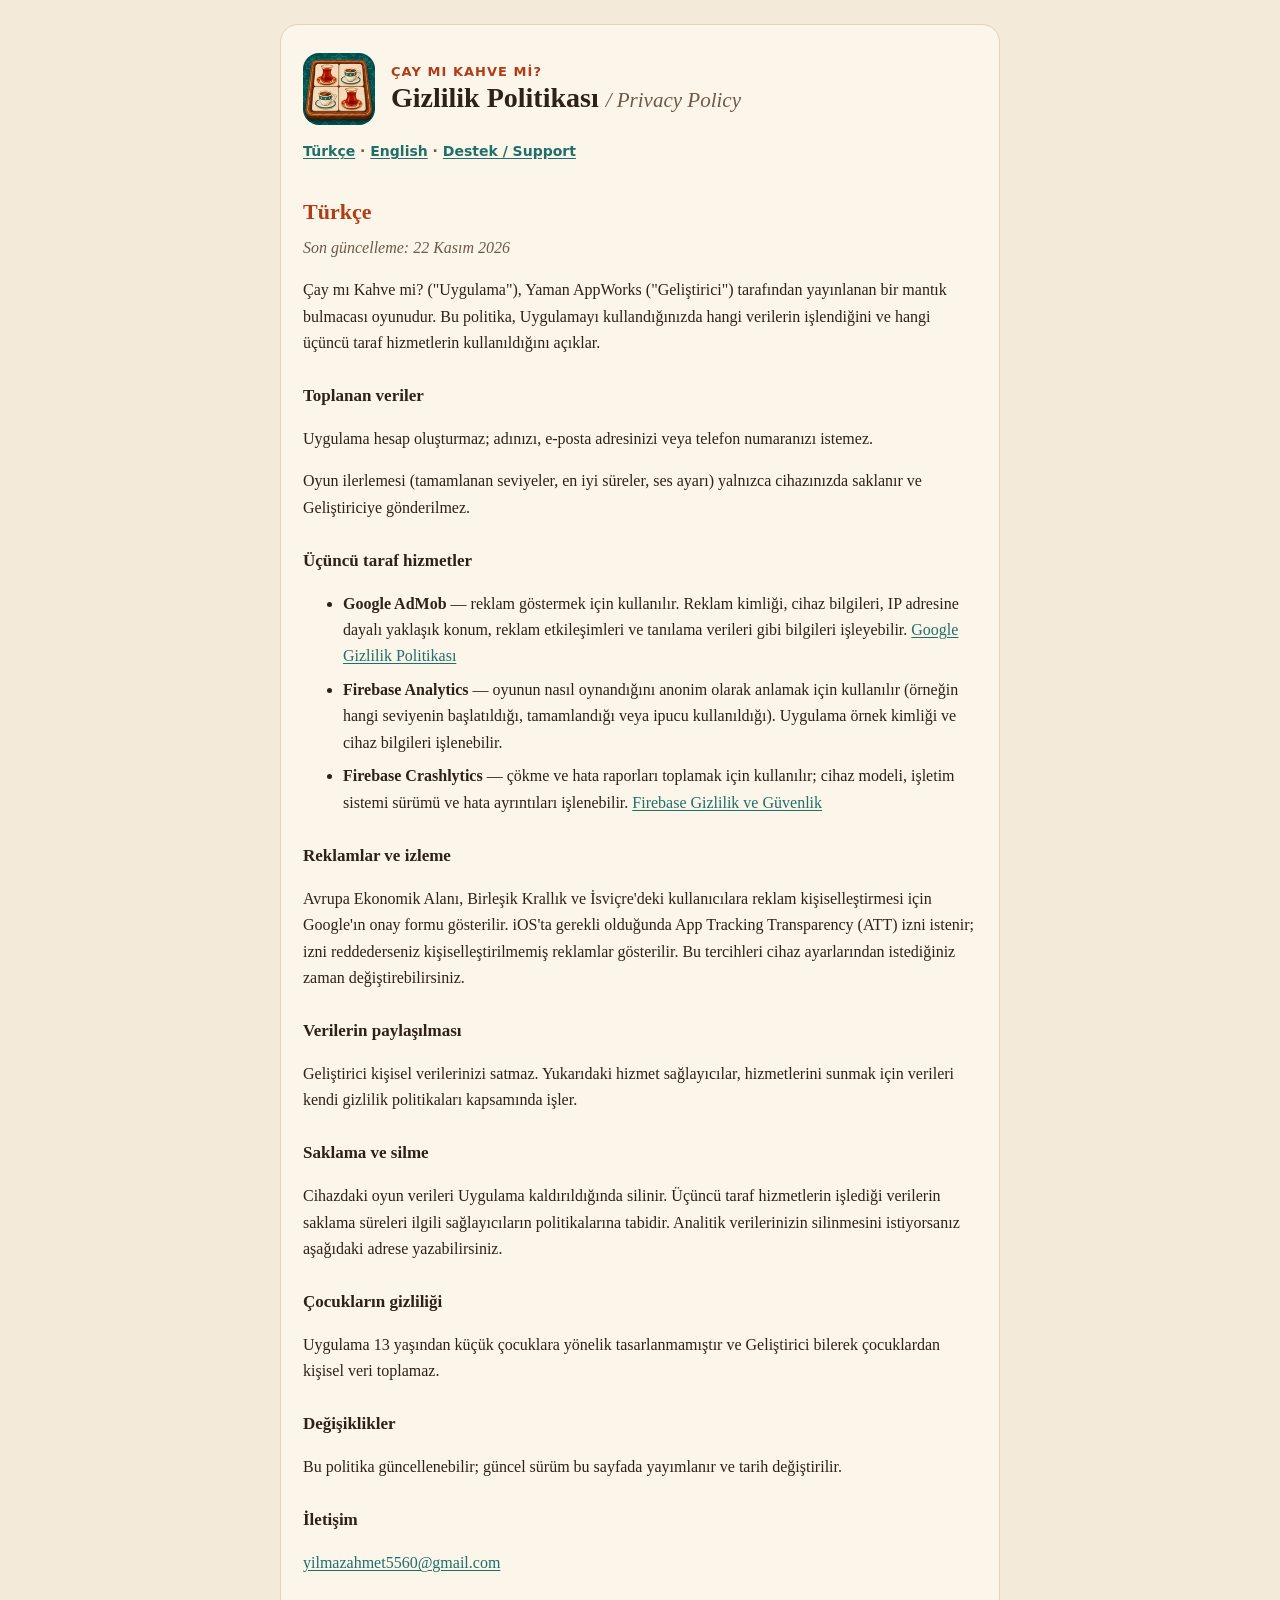
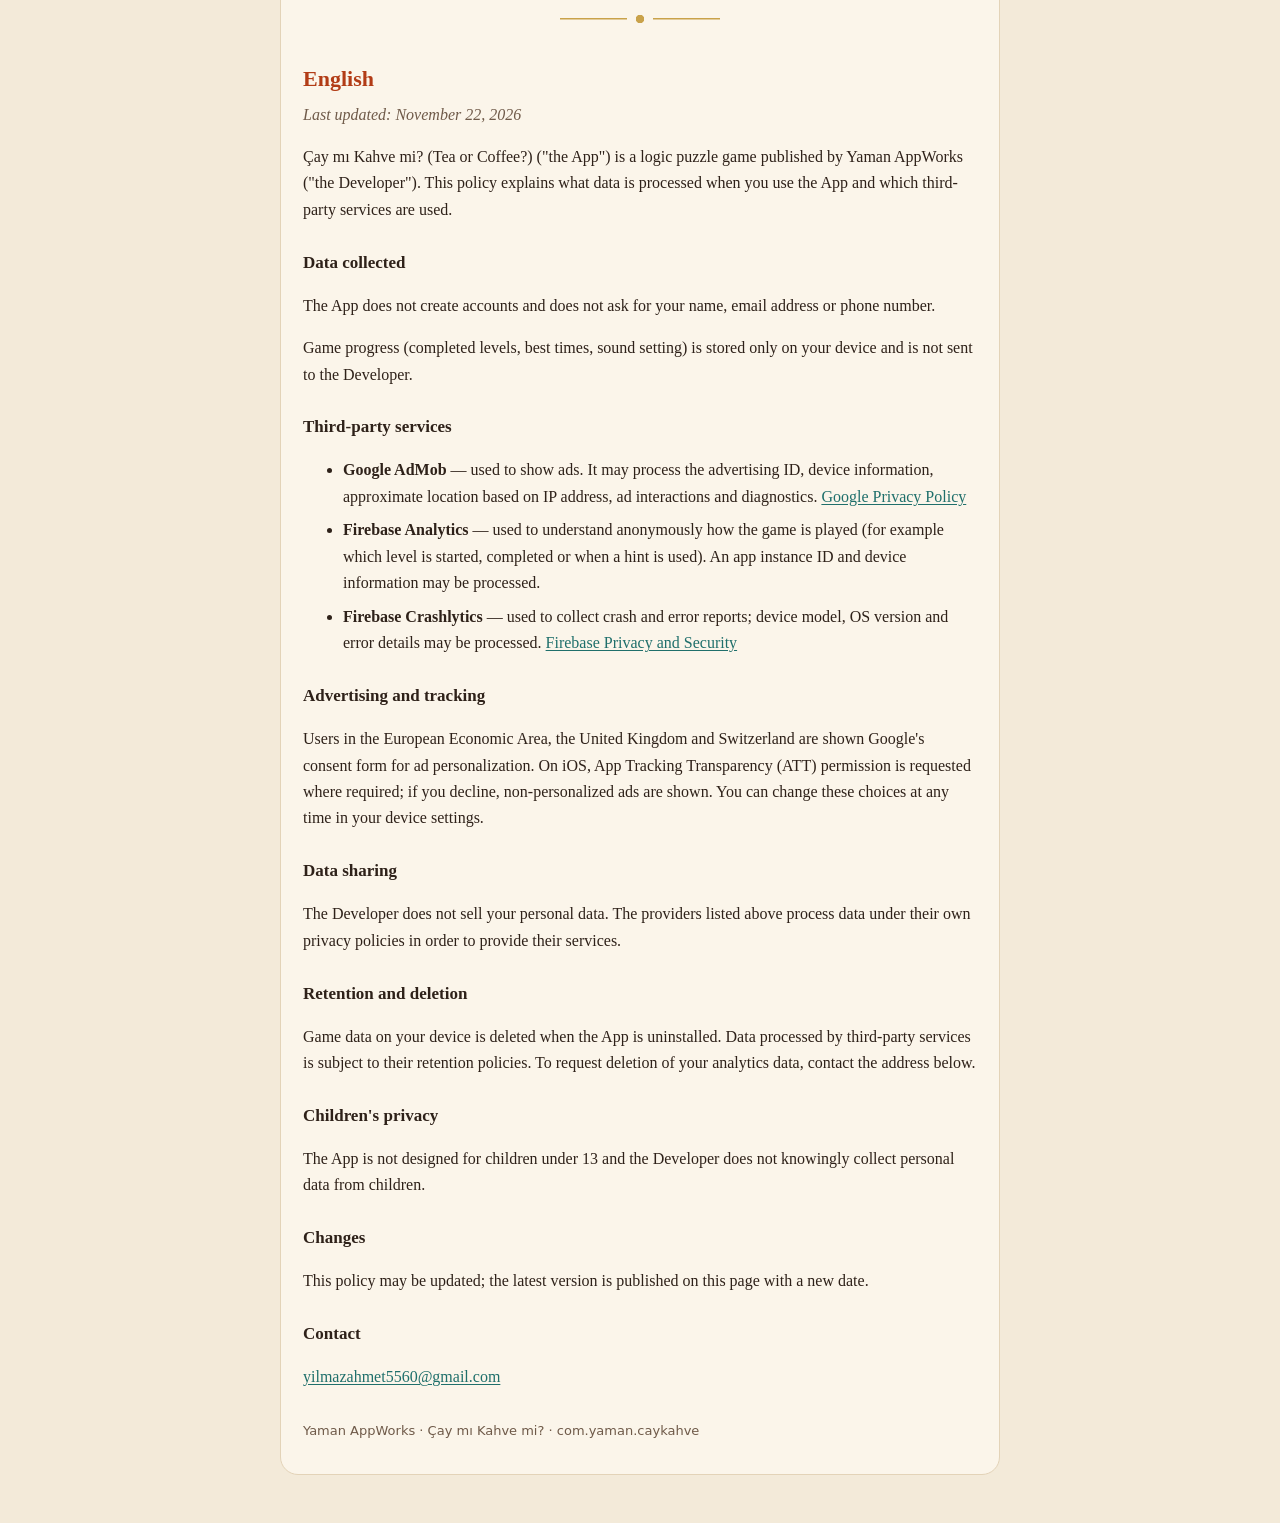
<file: index.html>
<!DOCTYPE html>
<html lang="tr">
<head>
  <meta charset="UTF-8">
  <meta name="viewport" content="width=device-width, initial-scale=1.0">
  <title>Gizlilik Politikası / Privacy Policy — Çay mı Kahve mi?</title>
  <meta name="description" content="Çay mı Kahve mi? mantık bulmacası gizlilik politikası.">
  <link rel="icon" href="ikon.png">
  <link rel="stylesheet" href="stil.css">
</head>
<body>
<main>
  <header class="head">
    <img src="ikon.png" alt="" width="72" height="72">
    <div>
      <p class="app">Çay mı Kahve mi?</p>
      <h1>Gizlilik Politikası <span>/ Privacy Policy</span></h1>
    </div>
  </header>
  <nav class="lang"><a href="#tr">Türkçe</a> · <a href="#en">English</a> · <a href="destek.html">Destek / Support</a></nav>

  <section id="tr">
    <h2>Türkçe</h2>
    <p class="date">Son güncelleme: 22 Kasım 2026</p>
    <p>Çay mı Kahve mi? ("Uygulama"), Yaman AppWorks ("Geliştirici") tarafından yayınlanan bir mantık bulmacası oyunudur. Bu politika, Uygulamayı kullandığınızda hangi verilerin işlendiğini ve hangi üçüncü taraf hizmetlerin kullanıldığını açıklar.</p>

    <h3>Toplanan veriler</h3>
    <p>Uygulama hesap oluşturmaz; adınızı, e-posta adresinizi veya telefon numaranızı istemez.</p>
    <p>Oyun ilerlemesi (tamamlanan seviyeler, en iyi süreler, ses ayarı) yalnızca cihazınızda saklanır ve Geliştiriciye gönderilmez.</p>

    <h3>Üçüncü taraf hizmetler</h3>
    <ul>
      <li><strong>Google AdMob</strong> — reklam göstermek için kullanılır. Reklam kimliği, cihaz bilgileri, IP adresine dayalı yaklaşık konum, reklam etkileşimleri ve tanılama verileri gibi bilgileri işleyebilir. <a href="https://policies.google.com/privacy" target="_blank" rel="noopener">Google Gizlilik Politikası</a></li>
      <li><strong>Firebase Analytics</strong> — oyunun nasıl oynandığını anonim olarak anlamak için kullanılır (örneğin hangi seviyenin başlatıldığı, tamamlandığı veya ipucu kullanıldığı). Uygulama örnek kimliği ve cihaz bilgileri işlenebilir.</li>
      <li><strong>Firebase Crashlytics</strong> — çökme ve hata raporları toplamak için kullanılır; cihaz modeli, işletim sistemi sürümü ve hata ayrıntıları işlenebilir. <a href="https://firebase.google.com/support/privacy" target="_blank" rel="noopener">Firebase Gizlilik ve Güvenlik</a></li>
    </ul>

    <h3>Reklamlar ve izleme</h3>
    <p>Avrupa Ekonomik Alanı, Birleşik Krallık ve İsviçre'deki kullanıcılara reklam kişiselleştirmesi için Google'ın onay formu gösterilir. iOS'ta gerekli olduğunda App Tracking Transparency (ATT) izni istenir; izni reddederseniz kişiselleştirilmemiş reklamlar gösterilir. Bu tercihleri cihaz ayarlarından istediğiniz zaman değiştirebilirsiniz.</p>

    <h3>Verilerin paylaşılması</h3>
    <p>Geliştirici kişisel verilerinizi satmaz. Yukarıdaki hizmet sağlayıcılar, hizmetlerini sunmak için verileri kendi gizlilik politikaları kapsamında işler.</p>

    <h3>Saklama ve silme</h3>
    <p>Cihazdaki oyun verileri Uygulama kaldırıldığında silinir. Üçüncü taraf hizmetlerin işlediği verilerin saklama süreleri ilgili sağlayıcıların politikalarına tabidir. Analitik verilerinizin silinmesini istiyorsanız aşağıdaki adrese yazabilirsiniz.</p>

    <h3>Çocukların gizliliği</h3>
    <p>Uygulama 13 yaşından küçük çocuklara yönelik tasarlanmamıştır ve Geliştirici bilerek çocuklardan kişisel veri toplamaz.</p>

    <h3>Değişiklikler</h3>
    <p>Bu politika güncellenebilir; güncel sürüm bu sayfada yayımlanır ve tarih değiştirilir.</p>

    <h3>İletişim</h3>
    <p><a href="mailto:yilmazahmet5560@gmail.com">yilmazahmet5560@gmail.com</a></p>
  </section>

  <div class="orn" aria-hidden="true"></div>

  <section id="en" lang="en">
    <h2>English</h2>
    <p class="date">Last updated: November 22, 2026</p>
    <p>Çay mı Kahve mi? (Tea or Coffee?) ("the App") is a logic puzzle game published by Yaman AppWorks ("the Developer"). This policy explains what data is processed when you use the App and which third-party services are used.</p>

    <h3>Data collected</h3>
    <p>The App does not create accounts and does not ask for your name, email address or phone number.</p>
    <p>Game progress (completed levels, best times, sound setting) is stored only on your device and is not sent to the Developer.</p>

    <h3>Third-party services</h3>
    <ul>
      <li><strong>Google AdMob</strong> — used to show ads. It may process the advertising ID, device information, approximate location based on IP address, ad interactions and diagnostics. <a href="https://policies.google.com/privacy" target="_blank" rel="noopener">Google Privacy Policy</a></li>
      <li><strong>Firebase Analytics</strong> — used to understand anonymously how the game is played (for example which level is started, completed or when a hint is used). An app instance ID and device information may be processed.</li>
      <li><strong>Firebase Crashlytics</strong> — used to collect crash and error reports; device model, OS version and error details may be processed. <a href="https://firebase.google.com/support/privacy" target="_blank" rel="noopener">Firebase Privacy and Security</a></li>
    </ul>

    <h3>Advertising and tracking</h3>
    <p>Users in the European Economic Area, the United Kingdom and Switzerland are shown Google's consent form for ad personalization. On iOS, App Tracking Transparency (ATT) permission is requested where required; if you decline, non-personalized ads are shown. You can change these choices at any time in your device settings.</p>

    <h3>Data sharing</h3>
    <p>The Developer does not sell your personal data. The providers listed above process data under their own privacy policies in order to provide their services.</p>

    <h3>Retention and deletion</h3>
    <p>Game data on your device is deleted when the App is uninstalled. Data processed by third-party services is subject to their retention policies. To request deletion of your analytics data, contact the address below.</p>

    <h3>Children's privacy</h3>
    <p>The App is not designed for children under 13 and the Developer does not knowingly collect personal data from children.</p>

    <h3>Changes</h3>
    <p>This policy may be updated; the latest version is published on this page with a new date.</p>

    <h3>Contact</h3>
    <p><a href="mailto:yilmazahmet5560@gmail.com">yilmazahmet5560@gmail.com</a></p>
  </section>

  <footer>Yaman AppWorks · Çay mı Kahve mi? · com.yaman.caykahve</footer>
</main>
</body>
</html>
</file>
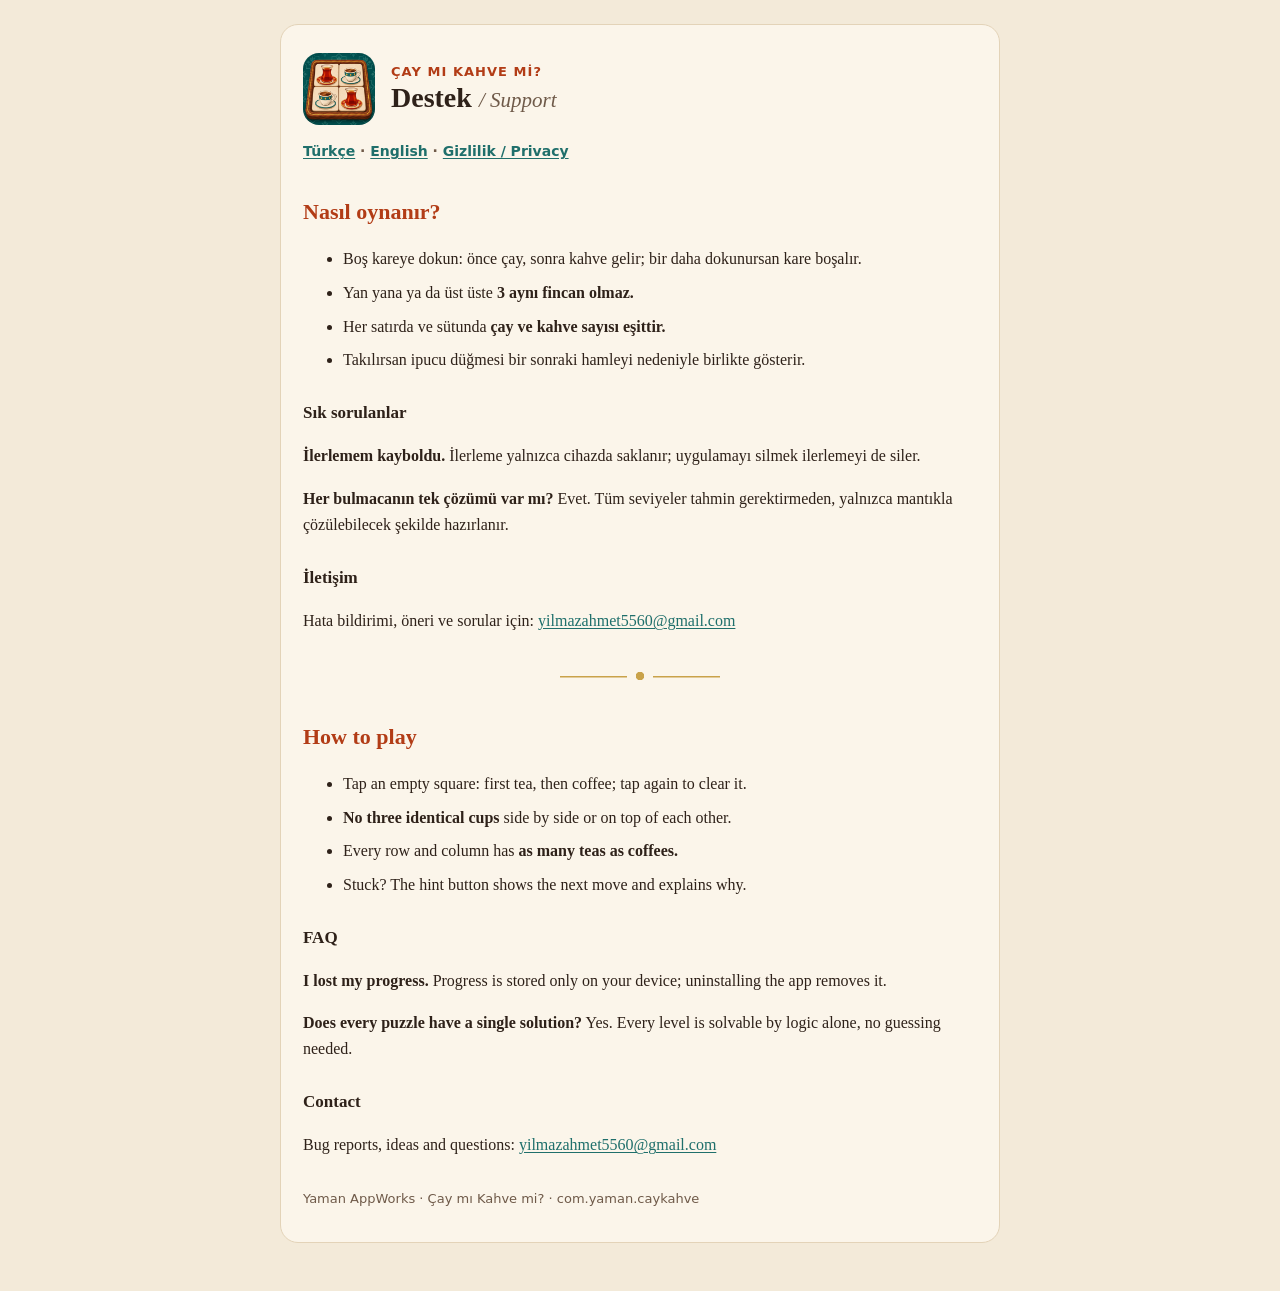
<file: destek.html>
<!DOCTYPE html>
<html lang="tr">
<head>
  <meta charset="UTF-8">
  <meta name="viewport" content="width=device-width, initial-scale=1.0">
  <title>Destek / Support — Çay mı Kahve mi?</title>
  <meta name="description" content="Çay mı Kahve mi? mantık bulmacası destek sayfası.">
  <link rel="icon" href="ikon.png">
  <link rel="stylesheet" href="stil.css">
</head>
<body>
<main>
  <header class="head">
    <img src="ikon.png" alt="" width="72" height="72">
    <div>
      <p class="app">Çay mı Kahve mi?</p>
      <h1>Destek <span>/ Support</span></h1>
    </div>
  </header>
  <nav class="lang"><a href="#tr">Türkçe</a> · <a href="#en">English</a> · <a href="index.html">Gizlilik / Privacy</a></nav>

  <section id="tr">
    <h2>Nasıl oynanır?</h2>
    <ul>
      <li>Boş kareye dokun: önce çay, sonra kahve gelir; bir daha dokunursan kare boşalır.</li>
      <li>Yan yana ya da üst üste <strong>3 aynı fincan olmaz.</strong></li>
      <li>Her satırda ve sütunda <strong>çay ve kahve sayısı eşittir.</strong></li>
      <li>Takılırsan ipucu düğmesi bir sonraki hamleyi nedeniyle birlikte gösterir.</li>
    </ul>
    <h3>Sık sorulanlar</h3>
    <p><strong>İlerlemem kayboldu.</strong> İlerleme yalnızca cihazda saklanır; uygulamayı silmek ilerlemeyi de siler.</p>
    <p><strong>Her bulmacanın tek çözümü var mı?</strong> Evet. Tüm seviyeler tahmin gerektirmeden, yalnızca mantıkla çözülebilecek şekilde hazırlanır.</p>
    <h3>İletişim</h3>
    <p>Hata bildirimi, öneri ve sorular için: <a href="mailto:yilmazahmet5560@gmail.com?subject=%C3%87ay%20m%C4%B1%20Kahve%20mi%3F">yilmazahmet5560@gmail.com</a></p>
  </section>

  <div class="orn" aria-hidden="true"></div>

  <section id="en" lang="en">
    <h2>How to play</h2>
    <ul>
      <li>Tap an empty square: first tea, then coffee; tap again to clear it.</li>
      <li><strong>No three identical cups</strong> side by side or on top of each other.</li>
      <li>Every row and column has <strong>as many teas as coffees.</strong></li>
      <li>Stuck? The hint button shows the next move and explains why.</li>
    </ul>
    <h3>FAQ</h3>
    <p><strong>I lost my progress.</strong> Progress is stored only on your device; uninstalling the app removes it.</p>
    <p><strong>Does every puzzle have a single solution?</strong> Yes. Every level is solvable by logic alone, no guessing needed.</p>
    <h3>Contact</h3>
    <p>Bug reports, ideas and questions: <a href="mailto:yilmazahmet5560@gmail.com?subject=Tea%20or%20Coffee">yilmazahmet5560@gmail.com</a></p>
  </section>

  <footer>Yaman AppWorks · Çay mı Kahve mi? · com.yaman.caykahve</footer>
</main>
</body>
</html>
</file>
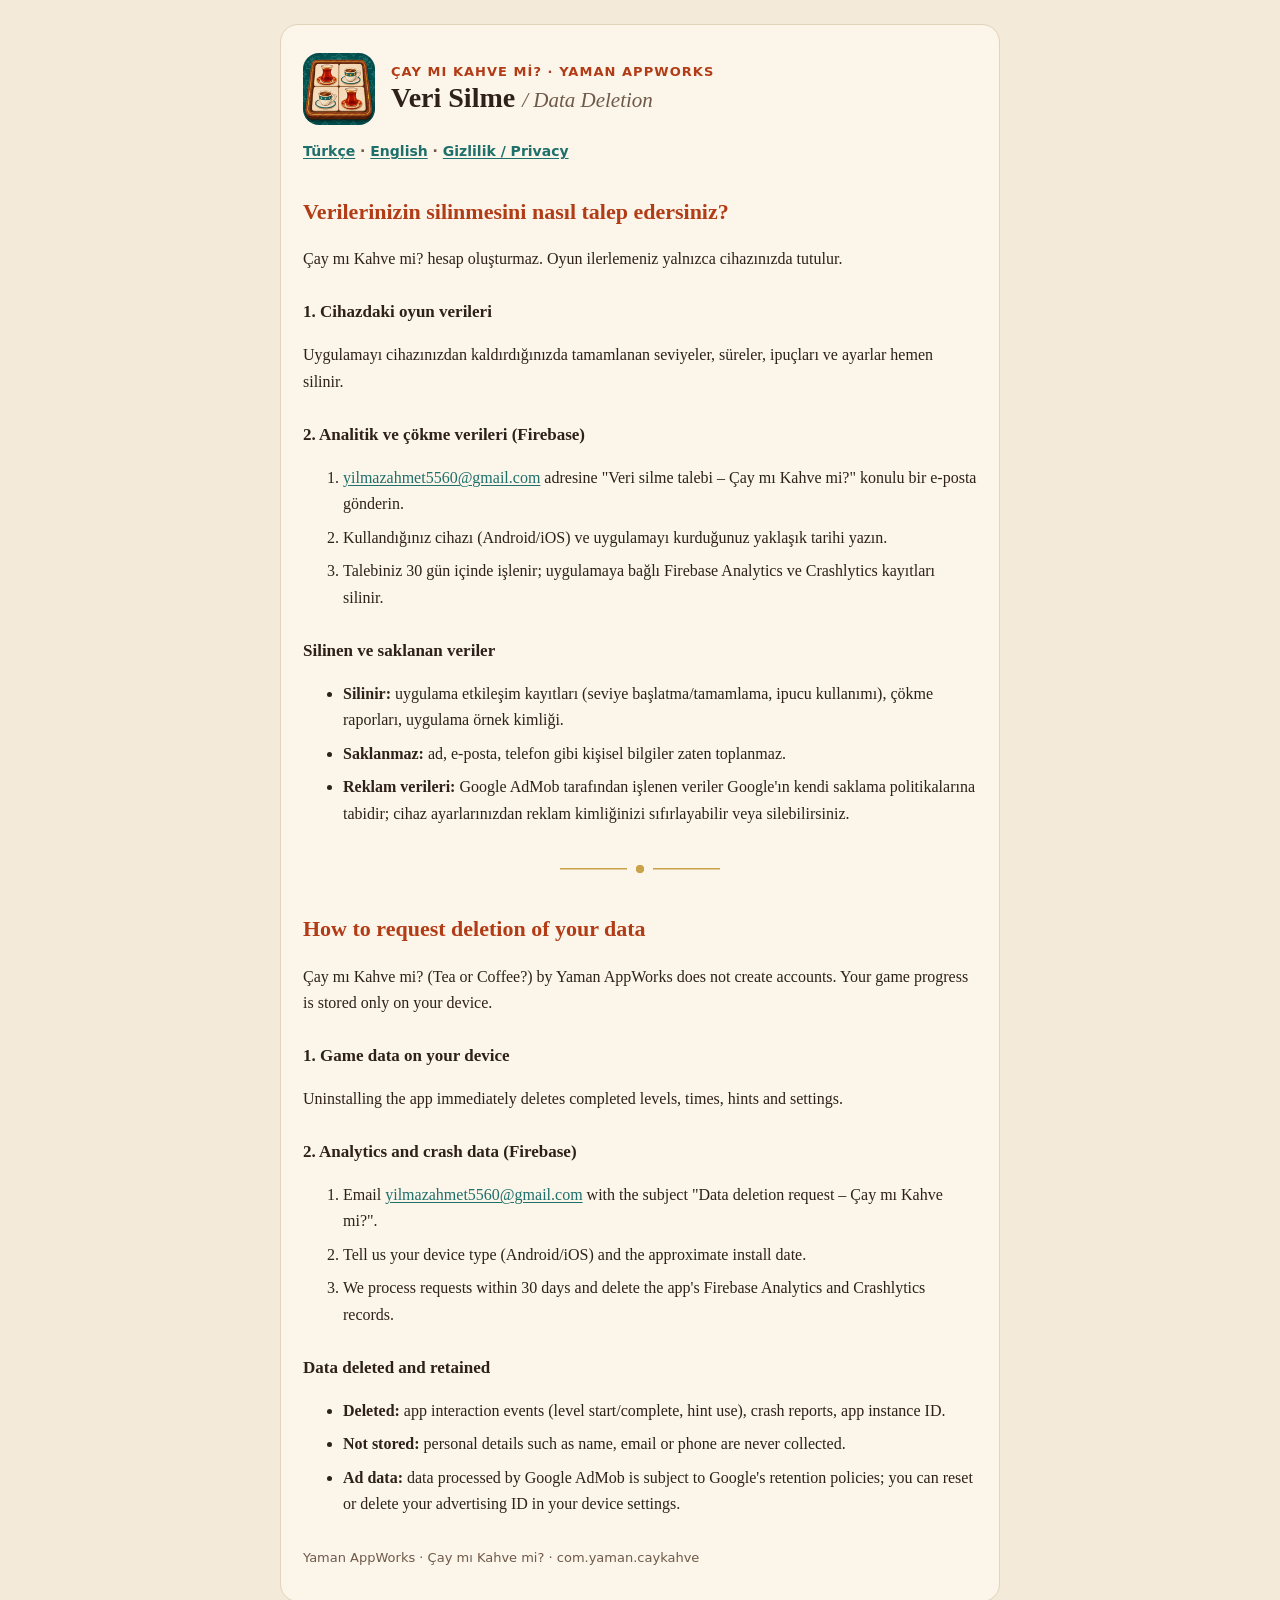
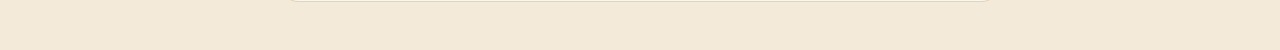
<file: veri-silme.html>
<!DOCTYPE html>
<html lang="tr">
<head>
  <meta charset="UTF-8">
  <meta name="viewport" content="width=device-width, initial-scale=1.0">
  <title>Veri Silme / Data Deletion — Çay mı Kahve mi?</title>
  <meta name="description" content="Çay mı Kahve mi? (Yaman AppWorks) veri silme talebi.">
  <link rel="icon" href="ikon.png">
  <link rel="stylesheet" href="stil.css">
</head>
<body>
<main>
  <header class="head">
    <img src="ikon.png" alt="" width="72" height="72">
    <div>
      <p class="app">Çay mı Kahve mi? · Yaman AppWorks</p>
      <h1>Veri Silme <span>/ Data Deletion</span></h1>
    </div>
  </header>
  <nav class="lang"><a href="#tr">Türkçe</a> · <a href="#en">English</a> · <a href="index.html">Gizlilik / Privacy</a></nav>

  <section id="tr">
    <h2>Verilerinizin silinmesini nasıl talep edersiniz?</h2>
    <p>Çay mı Kahve mi? hesap oluşturmaz. Oyun ilerlemeniz yalnızca cihazınızda tutulur.</p>
    <h3>1. Cihazdaki oyun verileri</h3>
    <p>Uygulamayı cihazınızdan kaldırdığınızda tamamlanan seviyeler, süreler, ipuçları ve ayarlar hemen silinir.</p>
    <h3>2. Analitik ve çökme verileri (Firebase)</h3>
    <ol>
      <li><a href="mailto:yilmazahmet5560@gmail.com?subject=Veri%20silme%20talebi%20-%20%C3%87ay%20m%C4%B1%20Kahve%20mi%3F">yilmazahmet5560@gmail.com</a> adresine "Veri silme talebi – Çay mı Kahve mi?" konulu bir e-posta gönderin.</li>
      <li>Kullandığınız cihazı (Android/iOS) ve uygulamayı kurduğunuz yaklaşık tarihi yazın.</li>
      <li>Talebiniz 30 gün içinde işlenir; uygulamaya bağlı Firebase Analytics ve Crashlytics kayıtları silinir.</li>
    </ol>
    <h3>Silinen ve saklanan veriler</h3>
    <ul>
      <li><strong>Silinir:</strong> uygulama etkileşim kayıtları (seviye başlatma/tamamlama, ipucu kullanımı), çökme raporları, uygulama örnek kimliği.</li>
      <li><strong>Saklanmaz:</strong> ad, e-posta, telefon gibi kişisel bilgiler zaten toplanmaz.</li>
      <li><strong>Reklam verileri:</strong> Google AdMob tarafından işlenen veriler Google'ın kendi saklama politikalarına tabidir; cihaz ayarlarınızdan reklam kimliğinizi sıfırlayabilir veya silebilirsiniz.</li>
    </ul>
  </section>

  <div class="orn" aria-hidden="true"></div>

  <section id="en" lang="en">
    <h2>How to request deletion of your data</h2>
    <p>Çay mı Kahve mi? (Tea or Coffee?) by Yaman AppWorks does not create accounts. Your game progress is stored only on your device.</p>
    <h3>1. Game data on your device</h3>
    <p>Uninstalling the app immediately deletes completed levels, times, hints and settings.</p>
    <h3>2. Analytics and crash data (Firebase)</h3>
    <ol>
      <li>Email <a href="mailto:yilmazahmet5560@gmail.com?subject=Data%20deletion%20request%20-%20Tea%20or%20Coffee">yilmazahmet5560@gmail.com</a> with the subject "Data deletion request – Çay mı Kahve mi?".</li>
      <li>Tell us your device type (Android/iOS) and the approximate install date.</li>
      <li>We process requests within 30 days and delete the app's Firebase Analytics and Crashlytics records.</li>
    </ol>
    <h3>Data deleted and retained</h3>
    <ul>
      <li><strong>Deleted:</strong> app interaction events (level start/complete, hint use), crash reports, app instance ID.</li>
      <li><strong>Not stored:</strong> personal details such as name, email or phone are never collected.</li>
      <li><strong>Ad data:</strong> data processed by Google AdMob is subject to Google's retention policies; you can reset or delete your advertising ID in your device settings.</li>
    </ul>
  </section>

  <footer>Yaman AppWorks · Çay mı Kahve mi? · com.yaman.caykahve</footer>
</main>
</body>
</html>
</file>
<file: stil.css>
:root {
  --paper: #f3ead9;
  --tile: #fbf5ea;
  --ink: #2e2119;
  --ink-2: #6f5a49;
  --tea: #b23c16;
  --cini: #1f6f6b;
  --brass: #c9a24a;
  --line: #e3d3b8;
}
* { box-sizing: border-box; }
body {
  margin: 0;
  background: var(--paper);
  color: var(--ink);
  font: 16px/1.65 Georgia, 'Iowan Old Style', 'Times New Roman', serif;
}
main {
  max-width: 720px;
  margin: 24px auto 48px;
  padding: 28px 22px 36px;
  background: var(--tile);
  border: 1px solid var(--line);
  border-radius: 18px;
}
@media (max-width: 760px) { main { margin: 0; border-radius: 0; border: 0; min-height: 100vh; } }
.head { display: flex; align-items: center; gap: 16px; }
.head img { border-radius: 16px; flex: none; }
.app { margin: 0; font: 800 13px/1.2 system-ui, -apple-system, sans-serif; letter-spacing: .08em; text-transform: uppercase; color: var(--tea); }
h1 { margin: 2px 0 0; font-size: 28px; line-height: 1.15; }
h1 span { color: var(--ink-2); font-weight: 400; font-style: italic; font-size: .75em; }
.lang { margin: 18px 0 8px; font: 700 14px system-ui, -apple-system, sans-serif; color: var(--ink-2); }
h2 { margin: 1.6em 0 .2em; font-size: 22px; color: var(--tea); }
h3 { margin: 1.5em 0 .3em; font-size: 17px; }
.date { margin-top: 0; color: var(--ink-2); font-style: italic; }
a { color: var(--cini); text-underline-offset: 2px; }
li { margin-bottom: .45em; }
.orn { height: 14px; margin: 2.2em auto; max-width: 160px; background:
  linear-gradient(var(--brass), var(--brass)) left center / 42% 1.5px no-repeat,
  linear-gradient(var(--brass), var(--brass)) right center / 42% 1.5px no-repeat,
  radial-gradient(circle, var(--brass) 4px, transparent 4.5px) center / 14px 14px no-repeat; }
footer { margin-top: 2.5em; color: var(--ink-2); font: 13px system-ui, -apple-system, sans-serif; }
</file>
